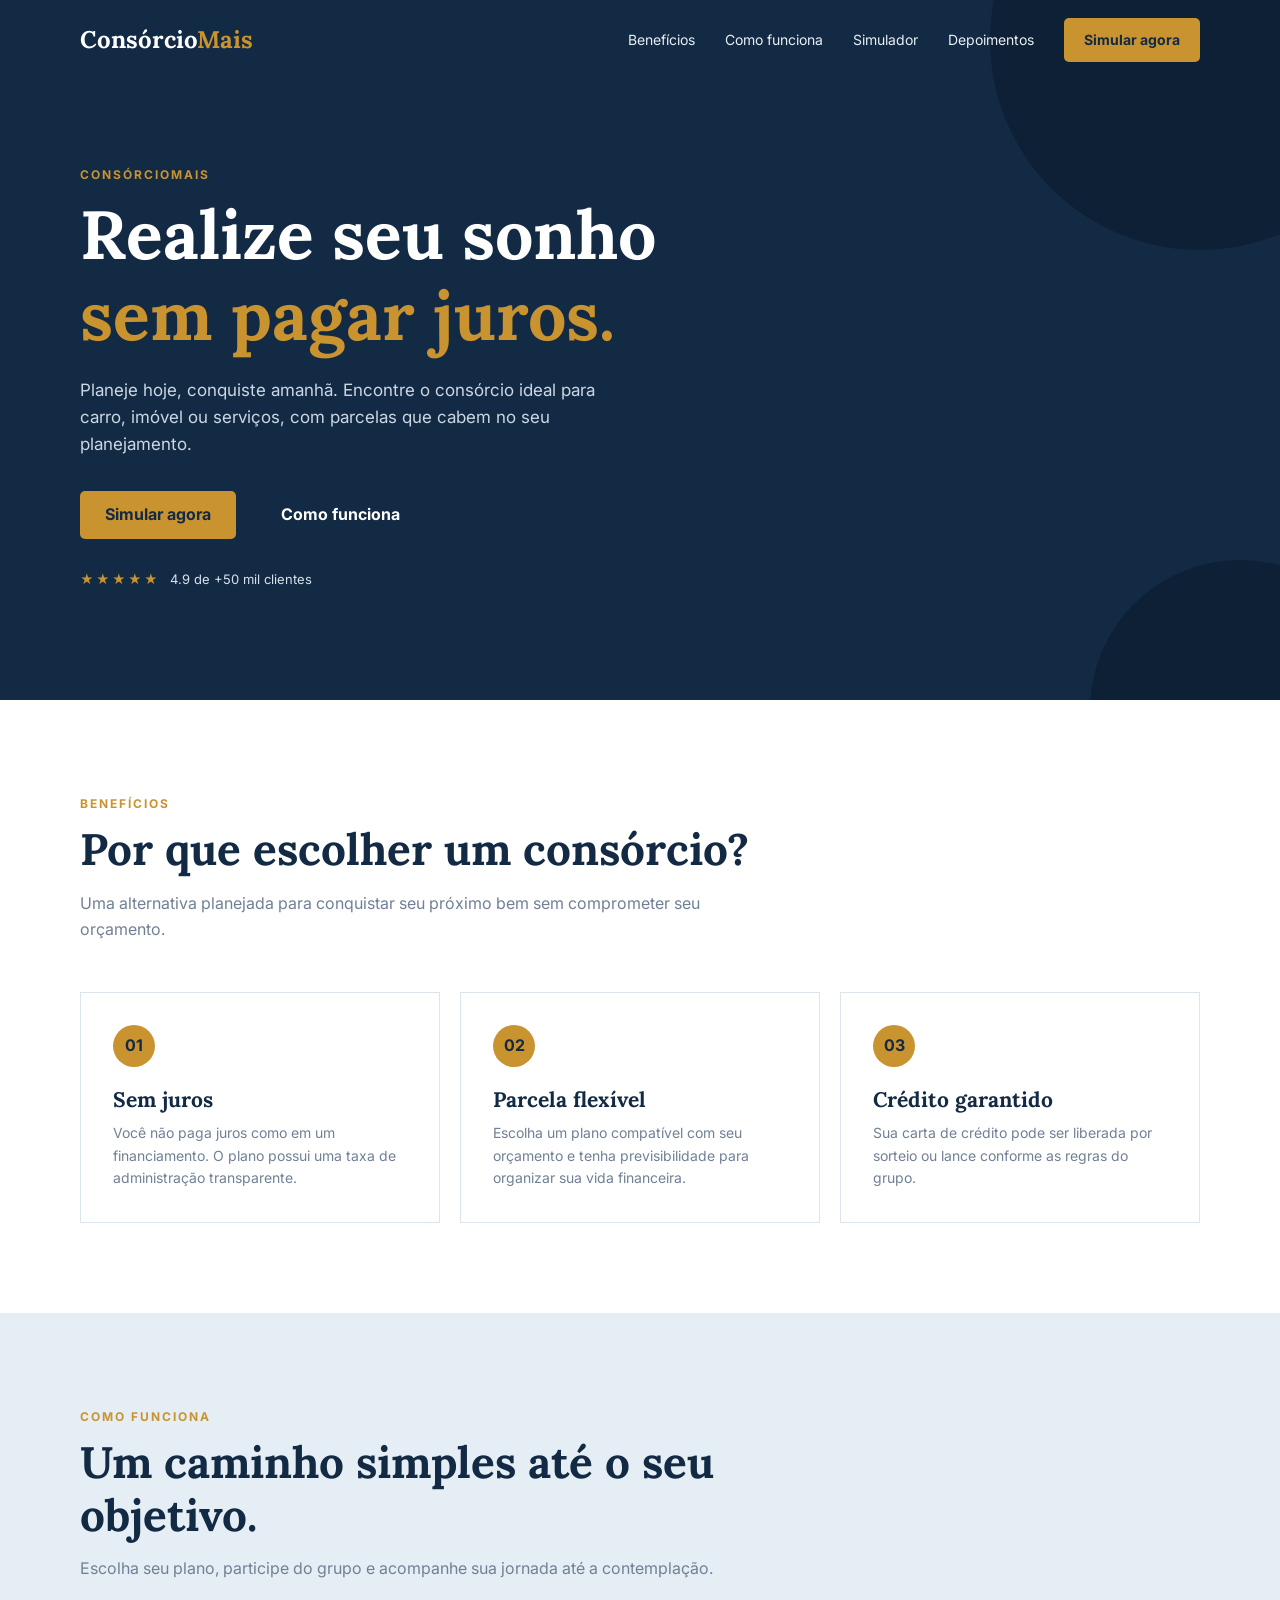
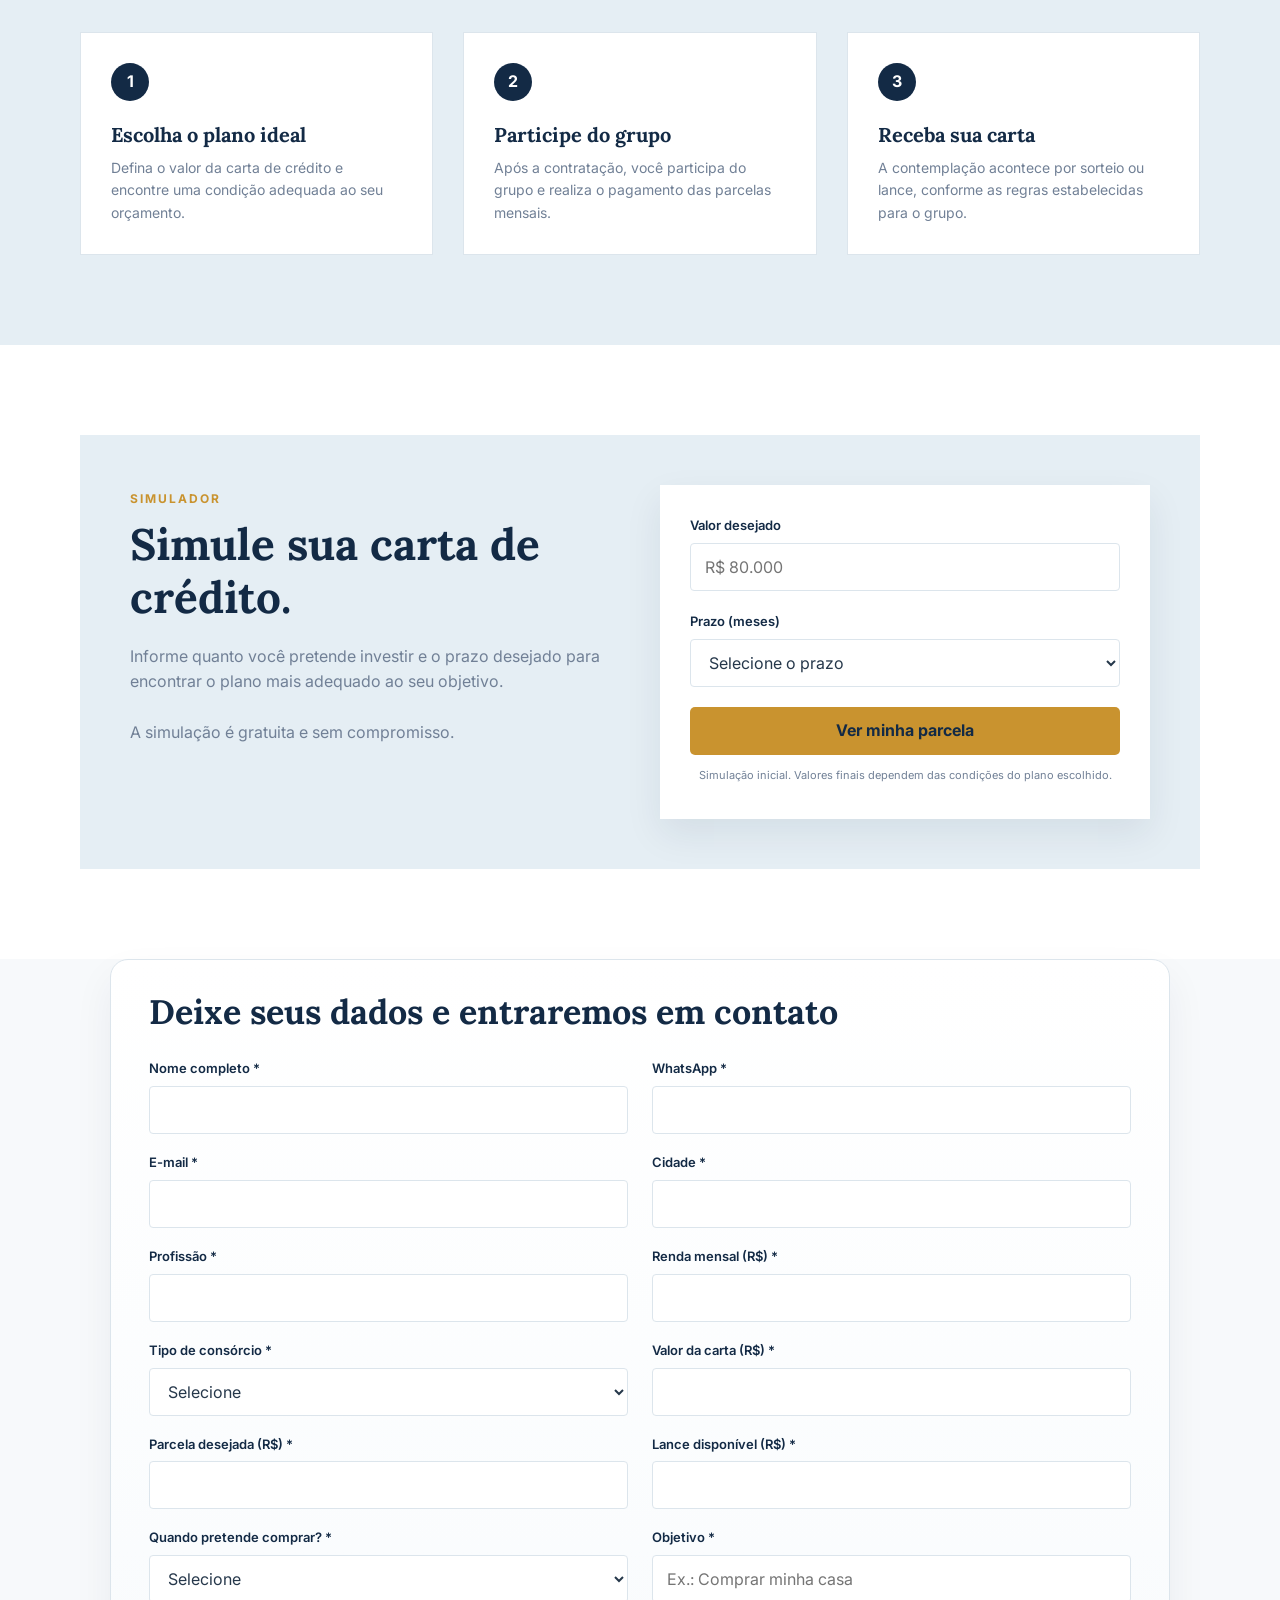
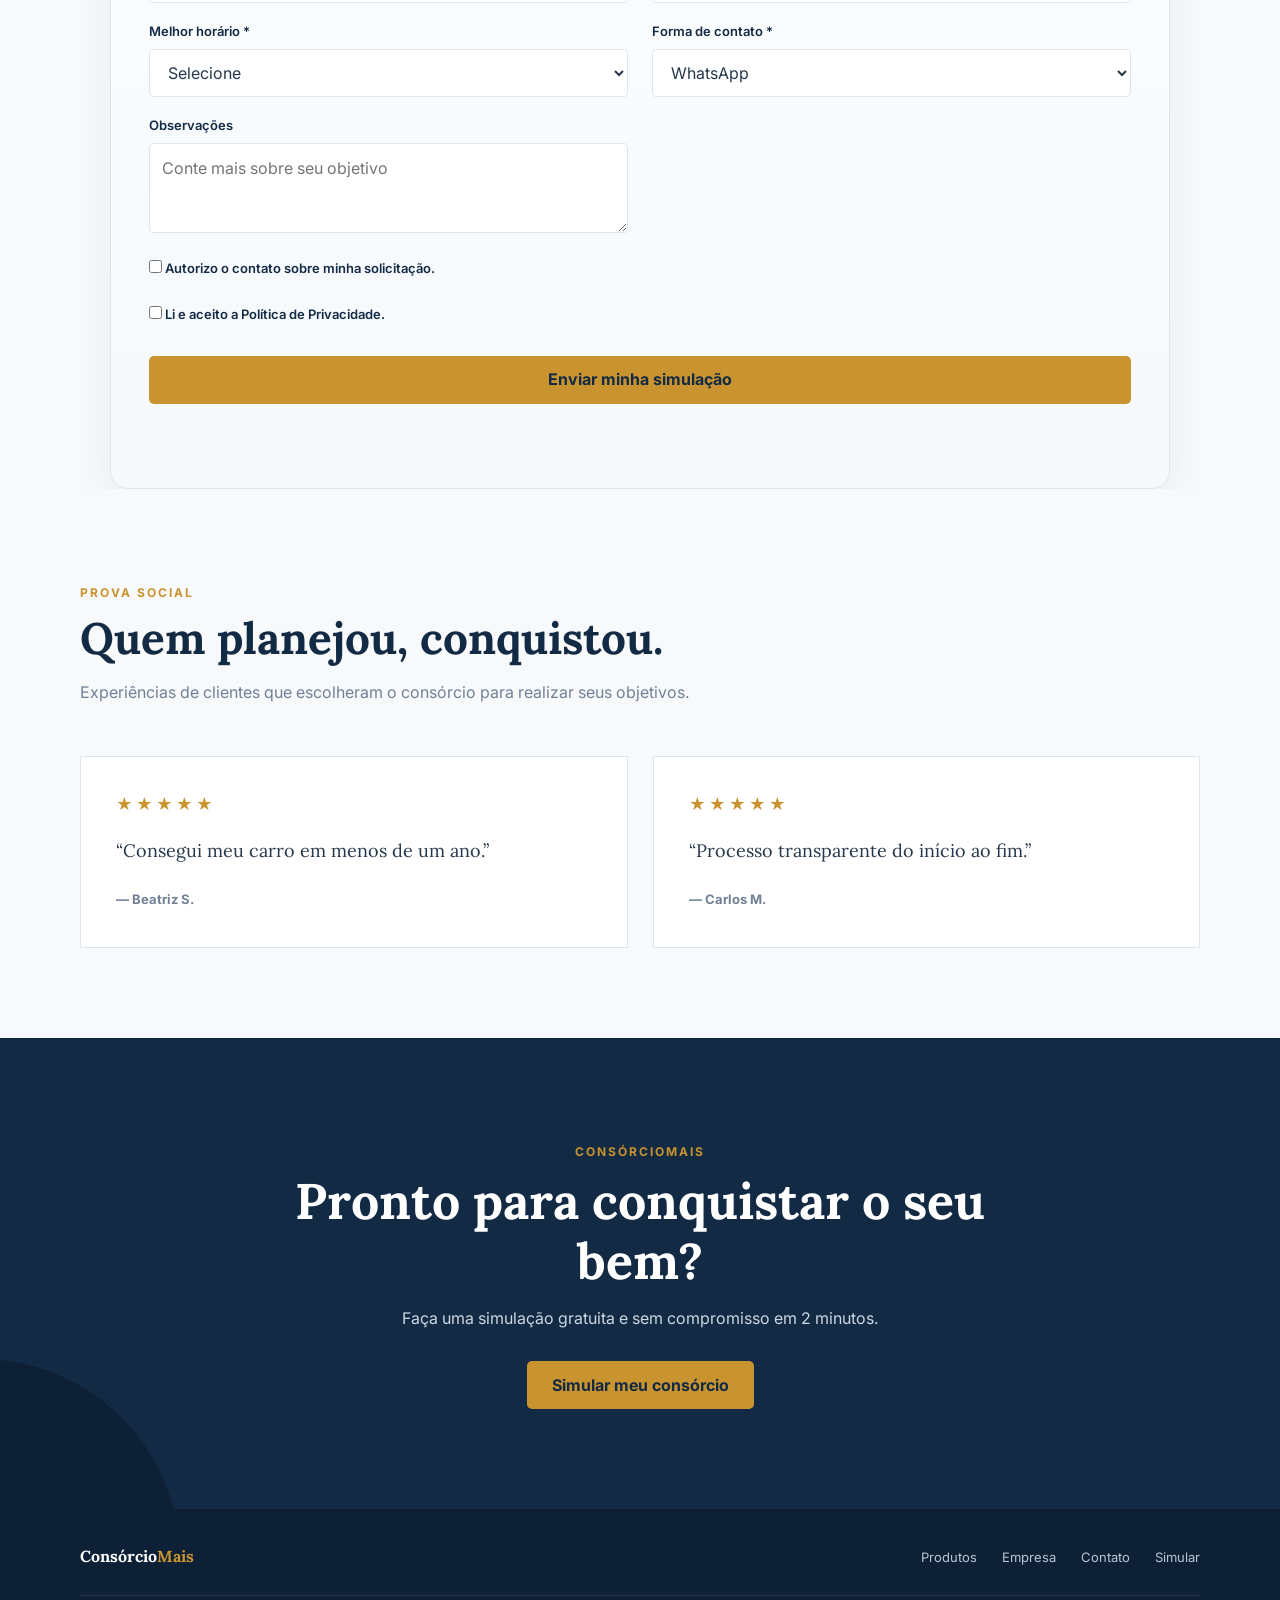
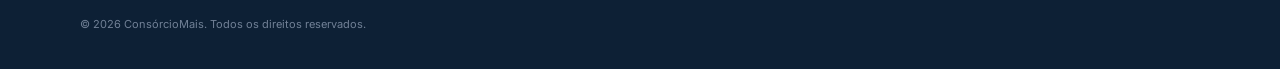
<file: index.html>
<!DOCTYPE html>
<html lang="pt-BR">
<head>
    <meta charset="UTF-8">
    <meta name="viewport" content="width=device-width, initial-scale=1.0">
    <title>ConsórcioMais — Conquiste seu bem</title>
    <link rel="preconnect" href="https://fonts.googleapis.com">
    <link rel="preconnect" href="https://fonts.gstatic.com" crossorigin>
    <link href="https://fonts.googleapis.com/css2?family=Inter:wght@400;500;600;700&family=Lora:wght@600;700&display=swap" rel="stylesheet">
    <link rel="stylesheet" href="./css/styles.css">
</head>
<body>
    <header>
        <div class="conteudo barra-navegacao">
            <a href="#" class="logo">Consórcio<span>Mais</span></a>
            <nav class="links-navegacao">
                <a href="#beneficios">Benefícios</a>
                <a href="#como-funciona">Como funciona</a>
                <a href="#simulador">Simulador</a>
                <a href="#depoimentos">Depoimentos</a>
                <a href="#simulador" class="botao-navegacao">Simular agora</a>
            </nav>
        </div>
    </header>

    <main>
        <section class="banner-principal">
            <div class="conteudo">
                <div class="conteudo-banner">
                    <span class="indicador">ConsórcioMais</span>
                    <h1>Realize seu sonho <span>sem pagar juros.</span></h1>
                    <p class="texto-principal">
                        Planeje hoje, conquiste amanhã. Encontre o consórcio ideal para carro,
                        imóvel ou serviços, com parcelas que cabem no seu planejamento.
                    </p>
                    <div class="acoes-principal">
                        <a href="#simulador" class="botao botao-primario">Simular agora</a>
                        <a href="#como-funciona" class="botao">Como funciona</a>
                    </div>
                    <div class="avaliacao">
                        <span class="estrelas">★★★★★</span>
                        <span>4.9 de +50 mil clientes</span>
                    </div>
                </div>
            </div>
        </section>

        <section class="secao beneficios" id="beneficios">
            <div class="conteudo">
                <div class="cabecalho-secao">
                    <span class="indicador">Benefícios</span>
                    <h2>Por que escolher um consórcio?</h2>
                    <p class="descricao-secao">
                        Uma alternativa planejada para conquistar seu próximo bem sem comprometer seu orçamento.
                    </p>
                </div>

                <div class="grade-beneficios">
                    <article class="cartao-beneficio">
                        <div class="icone">01</div>
                        <h3>Sem juros</h3>
                        <p>Você não paga juros como em um financiamento. O plano possui uma taxa de administração transparente.</p>
                    </article>

                    <article class="cartao-beneficio">
                        <div class="icone">02</div>
                        <h3>Parcela flexível</h3>
                        <p>Escolha um plano compatível com seu orçamento e tenha previsibilidade para organizar sua vida financeira.</p>
                    </article>

                    <article class="cartao-beneficio">
                        <div class="icone">03</div>
                        <h3>Crédito garantido</h3>
                        <p>Sua carta de crédito pode ser liberada por sorteio ou lance conforme as regras do grupo.</p>
                    </article>
                </div>
            </div>
        </section>

        <section class="secao secao-como-funciona" id="como-funciona">
            <div class="conteudo">
                <div class="cabecalho-secao">
                    <span class="indicador">Como funciona</span>
                    <h2>Um caminho simples até o seu objetivo.</h2>
                    <p class="descricao-secao">
                        Escolha seu plano, participe do grupo e acompanhe sua jornada até a contemplação.
                    </p>
                </div>

                <div class="etapas">
                    <article class="etapa">
                        <div class="numero-etapa">1</div>
                        <h3>Escolha o plano ideal</h3>
                        <p>Defina o valor da carta de crédito e encontre uma condição adequada ao seu orçamento.</p>
                    </article>

                    <article class="etapa">
                        <div class="numero-etapa">2</div>
                        <h3>Participe do grupo</h3>
                        <p>Após a contratação, você participa do grupo e realiza o pagamento das parcelas mensais.</p>
                    </article>

                    <article class="etapa">
                        <div class="numero-etapa">3</div>
                        <h3>Receba sua carta</h3>
                        <p>A contemplação acontece por sorteio ou lance, conforme as regras estabelecidas para o grupo.</p>
                    </article>
                </div>
            </div>
        </section>

        <section class="secao secao-simulador" id="simulador">
            <div class="conteudo">
                <div class="bloco-simulador">
                    <div class="informacoes-simulador">
                        <span class="indicador">Simulador</span>
                        <h2>Simule sua carta de crédito.</h2>
                        <p>Informe quanto você pretende investir e o prazo desejado para encontrar o plano mais adequado ao seu objetivo.</p>
                        <p>A simulação é gratuita e sem compromisso.</p>
                    </div>

                    <form class="formulario-simulador">
                        <div class="grupo-formulario">
                            <label for="valor-desejado">Valor desejado</label>
                            <input type="number" id="valor-desejado" name="valor" placeholder="R$ 80.000" min="1" required>
                        </div>

                        <div class="grupo-formulario">
                            <label for="prazo-desejado">Prazo (meses)</label>
                            <select id="prazo-desejado" name="prazo" required>
                                <option value="">Selecione o prazo</option>
                                <option value="60">60 meses</option>
                                <option value="72">72 meses</option>
                                <option value="84">84 meses</option>
                                <option value="100">100 meses</option>
                                <option value="120">120 meses</option>
                            </select>
                        </div>

                        <button type="submit" class="botao botao-primario">Ver minha parcela</button>
                        <p class="nota-formulario">Simulação inicial. Valores finais dependem das condições do plano escolhido.</p>
                    </form>
                </div>
            </div>
        </section>
       


        <form class="formulario-leads" id="formulario-leads">
            <h3>Deixe seus dados e entraremos em contato</h3>

            <div class="grupo-formulario">
                <label for="nome">Nome completo *</label>
                <input id="nome" name="nome" required>
            </div>

            <div class="grupo-formulario">
                <label for="whatsapp">WhatsApp *</label>
                <input id="whatsapp" name="whatsapp" type="tel" required>
            </div>

            <div class="grupo-formulario">
                <label for="email">E-mail *</label>
                <input id="email" name="email" type="email" required>
            </div>

            <div class="grupo-formulario">
                <label for="cidade">Cidade *</label>
                <input id="cidade" name="cidade" required>
            </div>

            <div class="grupo-formulario">
                <label for="profissao">Profissão *</label>
                <input id="profissao" name="profissao" required>
            </div>

            <div class="grupo-formulario">
                <label for="renda">Renda mensal (R$) *</label>
                <input id="renda" name="renda" type="number" min="0" step="0.01" required>
            </div>

            <div class="grupo-formulario">
                <label for="tipo">Tipo de consórcio *</label>
                <select id="tipo" name="tipo" required>
                    <option value="">Selecione</option>
                    <option value="Imóvel">Imóvel</option>
                    <option value="Veículo">Veículo</option>
                    <option value="Serviços">Serviços</option>
                    <option value="Outro">Outro</option>
                </select>
            </div>

            <div class="grupo-formulario">
                <label for="valor-carta">Valor da carta (R$) *</label>
                <input id="valor-carta" name="valor" type="number" min="1" step="0.01" required>
            </div>

            <div class="grupo-formulario">
                <label for="parcela-desejada">Parcela desejada (R$) *</label>
                <input id="parcela-desejada" name="parcela" type="number" min="0" step="0.01" required>
            </div>

            <div class="grupo-formulario">
                <label for="lance-disponivel">Lance disponível (R$) *</label>
                <input id="lance-disponivel" name="lance" type="number" min="0" step="0.01" required>
            </div>

            <div class="grupo-formulario">
                <label for="prazo-compra">Quando pretende comprar? *</label>
                <select id="prazo-compra" name="prazoCompra" required>
                    <option value="">Selecione</option>
                    <option value="Imediatamente">Imediatamente</option>
                    <option value="3 meses">Até 3 meses</option>
                    <option value="6 meses">Até 6 meses</option>
                    <option value="12 meses">Até 12 meses</option>
                    <option value="Mais de 12 meses">Mais de 12 meses</option>
                </select>
            </div>

            <div class="grupo-formulario">
                <label for="objetivo">Objetivo *</label>
                <input id="objetivo" name="objetivo" placeholder="Ex.: Comprar minha casa" required>
            </div>

            <div class="grupo-formulario">
                <label for="melhor-horario">Melhor horário *</label>
                <select id="melhor-horario" name="horario" required>
                    <option value="">Selecione</option>
                    <option value="Manhã">Manhã</option>
                    <option value="Tarde">Tarde</option>
                    <option value="Noite">Noite</option>
                    <option value="Qualquer horário">Qualquer horário</option>
                </select>
            </div>

            <div class="grupo-formulario">
                <label for="forma-contato">Forma de contato *</label>
                <select id="forma-contato" name="forma" required>
                    <option value="WhatsApp">WhatsApp</option>
                    <option value="Ligação">Ligação</option>
                    <option value="E-mail">E-mail</option>
                </select>
            </div>

            <div class="grupo-formulario">
                <label for="observacoes">Observações</label>
                <textarea id="observacoes" name="obs" placeholder="Conte mais sobre seu objetivo"></textarea>
            </div>

            <div class="grupo-formulario">
                <label>
                    <input type="checkbox" name="consentimentoContato" required style="width:auto;height:auto">
                    Autorizo o contato sobre minha solicitação.
                </label>
            </div>

            <div class="grupo-formulario">
                <label>
                    <input type="checkbox" name="aceitouPoliticaPrivacidade" required style="width:auto;height:auto">
                    Li e aceito a Política de Privacidade.
                </label>
            </div>

            <button type="submit" class="botao botao-primario" id="botao-enviar">Enviar minha simulação</button>
            <p id="status-envio" class="nota-formulario" role="status" aria-live="polite"></p>
        </form>

        <section class="secao depoimentos" id="depoimentos">
            <div class="conteudo">
                <div class="cabecalho-secao">
                    <span class="indicador">Prova social</span>
                    <h2>Quem planejou, conquistou.</h2>
                    <p class="descricao-secao">
                        Experiências de clientes que escolheram o consórcio para realizar seus objetivos.
                    </p>
                </div>

                <div class="grade-depoimentos">
                    <article class="depoimento">
                        <div class="estrelas-depoimento">★★★★★</div>
                        <p>“Consegui meu carro em menos de um ano.”</p>
                        <strong>— Beatriz S.</strong>
                    </article>

                    <article class="depoimento">
                        <div class="estrelas-depoimento">★★★★★</div>
                        <p>“Processo transparente do início ao fim.”</p>
                        <strong>— Carlos M.</strong>
                    </article>
                </div>
            </div>
        </section>

        <section class="chamada-final">
            <div class="conteudo">
                <div class="conteudo-chamada-final">
                    <span class="indicador">ConsórcioMais</span>
                    <h2>Pronto para conquistar o seu bem?</h2>
                    <p>Faça uma simulação gratuita e sem compromisso em 2 minutos.</p>
                    <a href="#simulador" class="botao botao-primario">Simular meu consórcio</a>
                </div>
            </div>
        </section>
    </main>

    <footer class="rodape">
        <div class="conteudo">
            <div class="conteudo-rodape">
                <div class="logo-rodape">Consórcio<span>Mais</span></div>
                <nav class="links-rodape">
                    <a href="#beneficios">Produtos</a>
                    <a href="#como-funciona">Empresa</a>
                    <a href="#depoimentos">Contato</a>
                    <a href="#simulador">Simular</a>
                </nav>
            </div>
            <p class="direitos-autorais">© 2026 ConsórcioMais. Todos os direitos reservados.</p>
        </div>
    </footer>

    <script src="./js/script.js" defer></script>
</body>
</html>
</file>
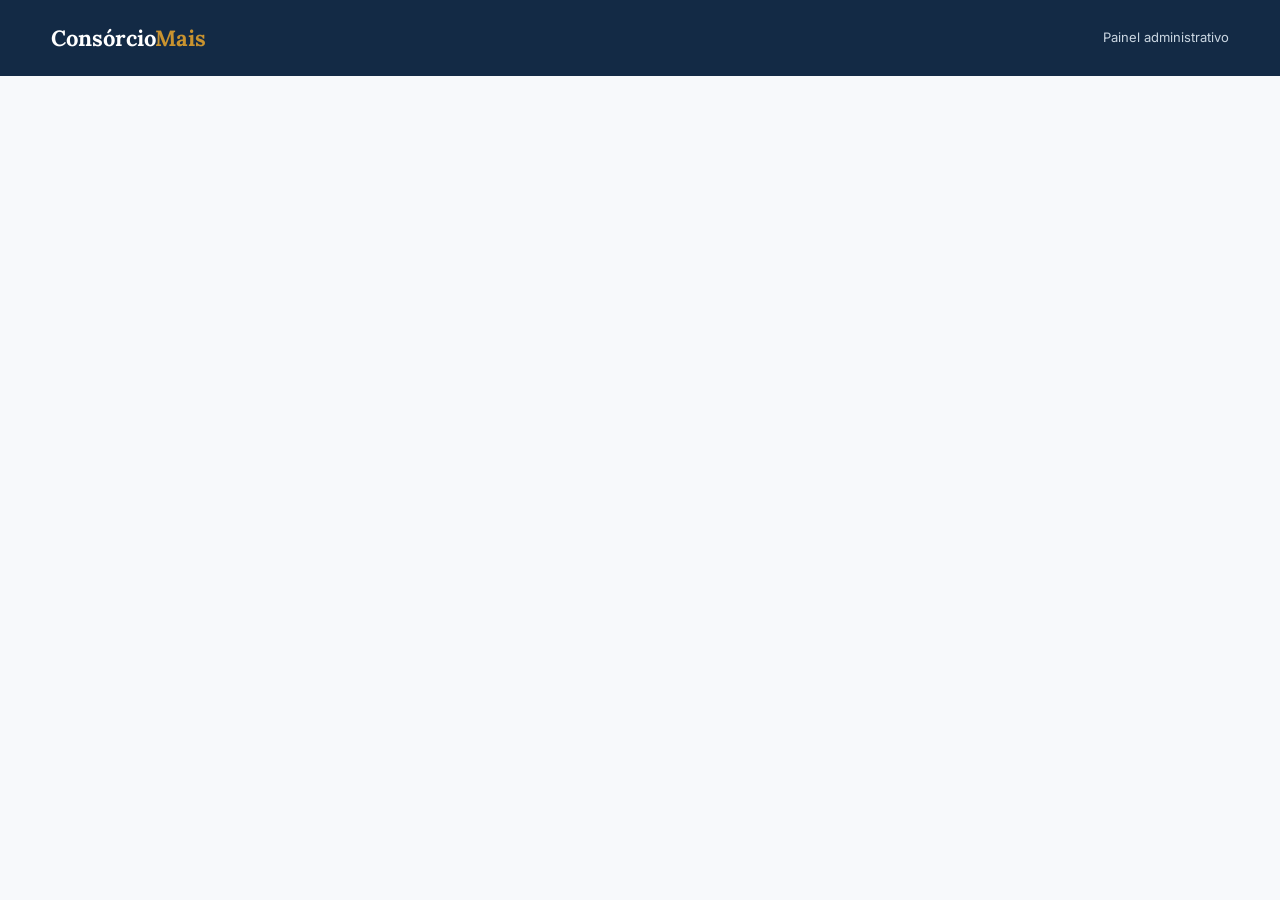
<file: adm.html>
<!DOCTYPE html>
<html lang="pt-BR">
<head>
  <meta charset="UTF-8">
  <meta name="viewport" content="width=device-width, initial-scale=1.0">
  <meta name="robots" content="noindex, nofollow">
  <title>Painel de leads | ConsórcioMais</title>
  <link rel="preconnect" href="https://fonts.googleapis.com">
  <link rel="preconnect" href="https://fonts.gstatic.com" crossorigin>
  <link href="https://fonts.googleapis.com/css2?family=Inter:wght@400;500;600;700&family=Lora:wght@600;700&display=swap" rel="stylesheet">
  <link rel="stylesheet" href="./css/adm.css">
</head>
<body>
  <header class="barra-superior">
    <div class="conteudo-barra-superior">
      <a class="marca" href="./index.html">Consórcio<span>Mais</span></a>
      <span class="rotulo-admin">Painel administrativo</span>
    </div>
  </header>

  <main id="conteudo-admin" hidden>
    <section class="cabecalho-pagina" aria-labelledby="titulo-pagina">
      <div>
        <p class="indicador">Atendimento</p>
        <h1 id="titulo-pagina">Leads recebidos</h1>
        <p class="subtitulo">Consulte e pesquise as solicitações enviadas pelo formulário.</p>
      </div>
      <button class="botao-atualizar" id="botao-atualizar" type="button">Atualizar lista</button>
    </section>

    <section aria-label="Lista de leads">
      <p class="resumo-leads" id="resumo-leads" aria-live="polite">Carregando resumo...</p>
      <div class="barra-ferramentas">
        <input class="busca" id="busca" type="search" placeholder="Buscar por nome, cidade, WhatsApp..." aria-label="Buscar leads" autocomplete="off">
        <span class="contador-leads" id="contador-leads" aria-live="polite"></span>
      </div>
      <p class="status" id="status" role="status" aria-live="polite">Carregando leads...</p>
      <div class="painel-tabela">
        <div class="rolagem-tabela">
          <table>
            <thead>
              <tr>
                <th scope="col">Nome</th>
                <th scope="col">WhatsApp</th>
                <th scope="col">Cidade</th>
                <th scope="col">Interesse</th>
                <th scope="col">Crédito</th>
                <th scope="col">Prazo de compra</th>
                <th scope="col"><span class="visualmente-oculto">Detalhes</span></th>
              </tr>
            </thead>
            <tbody id="corpo-leads"></tbody>
          </table>
        </div>
      </div>
    </section>
  </main>

  <script src="./js/adm.js" defer></script>
</body>
</html>
</file>
<file: css/styles.css>
* {
    margin: 0;
    padding: 0;
    box-sizing: border-box;
}

html {
    scroll-behavior: smooth;
}

body {
    font-family: "Inter", Arial, sans-serif;
    color: #132A45;
    background: #F7F9FB;
    line-height: 1.6;
}

a {
    text-decoration: none;
    color: inherit;
    transition: color .2s ease, transform .2s ease, opacity .2s ease;
}

button,
input,
select,
textarea {
    font: inherit;
    transition: border-color .2s ease, box-shadow .2s ease, transform .2s ease, background .2s ease;
}

button,
a {
    cursor: pointer;
}

button:active,
a:active {
    transform: translateY(1px) scale(.99);
}

button:focus-visible,
a:focus-visible,
input:focus-visible,
select:focus-visible,
textarea:focus-visible {
    outline: none;
    box-shadow: 0 0 0 4px rgba(201, 147, 47, .18);
}

.formulario-simulador,
.formulario-leads {
    min-width: 0;
}

.formulario-simulador textarea,
.formulario-leads textarea {
    width: 100%;
    min-height: 90px;
    padding: 12px;
    border: 1px solid var(--border);
    border-radius: 4px;
    font: inherit;
}

.formulario-simulador input[type="checkbox"],
.formulario-leads input[type="checkbox"] {
    accent-color: var(--gold);
}

.formulario-simulador button:disabled,
.formulario-leads button:disabled {
    opacity: .65;
    cursor: wait;
}

:root {
    --navy: #132A45;
    --navy-dark: #0D2035;
    --gold: #C9932F;
    --gold-dark: #A97920;
    --ice: #E5EEF4;
    --off-white: #F7F9FB;
    --white: #FFFFFF;
    --text: #26384B;
    --muted: #718096;
    --border: #DCE5EC;
}

.conteudo {
    width: min(1120px, 90%);
    margin: 0 auto;
}

.secao {
    padding: 90px 0;
}

.cabecalho-secao {
    max-width: 680px;
    margin-bottom: 50px;
}

.indicador {
    display: inline-block;
    margin-bottom: 10px;
    color: var(--gold);
    font-size: 12px;
    font-weight: 700;
    letter-spacing: 2px;
    text-transform: uppercase;
}

h1,
h2,
h3 {
    font-family: "Lora", Georgia, serif;
    line-height: 1.2;
}

h2 {
    font-size: clamp(30px, 4vw, 44px);
    margin-bottom: 15px;
}

.descricao-secao {
    color: var(--muted);
    font-size: 16px;
}

header {
    position: absolute;
    top: 0;
    left: 0;
    width: 100%;
    z-index: 10;
}

.barra-navegacao {
    min-height: 80px;
    display: flex;
    align-items: center;
    justify-content: space-between;
}

.logo {
    color: var(--white);
    font-family: "Lora", Georgia, serif;
    font-size: 24px;
    font-weight: 700;
}

.logo span {
    color: var(--gold);
}

.links-navegacao {
    display: flex;
    align-items: center;
    gap: 30px;
    color: #E9EEF3;
    font-size: 14px;
}

.links-navegacao a {
    transition: color .2s ease;
}

.links-navegacao a:hover {
    color: var(--gold);
}

.botao-navegacao {
    padding: 11px 20px;
    border-radius: 5px;
    background: var(--gold);
    color: var(--navy);
    font-weight: 700;
}

.banner-principal {
    position: relative;
    overflow: hidden;
    min-height: 700px;
    padding: 150px 0 100px;
    display: flex;
    align-items: center;
    background: var(--navy);
    color: var(--white);
}

.banner-principal::before {
    content: "";
    position: absolute;
    width: 420px;
    height: 420px;
    right: -130px;
    top: -170px;
    border-radius: 50%;
    background: var(--navy-dark);
}

.banner-principal::after {
    content: "";
    position: absolute;
    width: 300px;
    height: 300px;
    right: -110px;
    bottom: -160px;
    border-radius: 50%;
    background: var(--navy-dark);
}

.conteudo-banner {
    position: relative;
    z-index: 2;
    max-width: 680px;
}

.banner-principal h1 {
    font-size: clamp(42px, 6vw, 68px);
    margin-bottom: 20px;
}

.banner-principal h1 span {
    color: var(--gold);
}

.texto-principal {
    max-width: 560px;
    margin-bottom: 32px;
    color: #CBD7E2;
    font-size: 17px;
}

.acoes-principal {
    display: flex;
    align-items: center;
    gap: 20px;
    flex-wrap: wrap;
}

.botao {
    display: inline-flex;
    justify-content: center;
    align-items: center;
    min-height: 48px;
    padding: 0 25px;
    border: none;
    border-radius: 5px;
    cursor: pointer;
    font-weight: 700;
    transition: transform .2s ease, background .2s ease;
}

.botao:hover {
    transform: translateY(-2px);
    box-shadow: 0 10px 18px rgba(19, 42, 69, .12);
}

.botao-primario {
    background: var(--gold);
    color: var(--navy);
}

.botao-primario:hover {
    background: #D5A13B;
}

.botao-escuro {
    background: var(--navy);
    color: var(--white);
}

.avaliacao {
    display: flex;
    align-items: center;
    gap: 10px;
    margin-top: 30px;
    color: #D9E2EA;
    font-size: 13px;
}

.estrelas {
    color: var(--gold);
    letter-spacing: 2px;
}

.beneficios {
    background: var(--white);
}

.grade-beneficios {
    display: grid;
    grid-template-columns: repeat(3, 1fr);
    gap: 20px;
}

.cartao-beneficio {
    padding: 32px;
    border: 1px solid var(--border);
    background: var(--white);
    transition: transform .2s ease, box-shadow .2s ease;
}

.cartao-beneficio:hover,
.depoimento:hover,
.etapa:hover {
    transform: translateY(-5px);
    box-shadow: 0 15px 35px rgba(19, 42, 69, .08);
}

.icone {
    width: 42px;
    height: 42px;
    display: flex;
    align-items: center;
    justify-content: center;
    margin-bottom: 20px;
    border-radius: 50%;
    background: var(--gold);
    color: var(--navy);
    font-weight: 700;
}

.cartao-beneficio h3 {
    margin-bottom: 10px;
    font-size: 21px;
}

.cartao-beneficio p {
    color: var(--muted);
    font-size: 14px;
}

.secao-como-funciona {
    background: var(--ice);
}

.etapas {
    display: grid;
    grid-template-columns: repeat(3, 1fr);
    gap: 30px;
}

.etapa {
    position: relative;
    padding: 30px;
    background: var(--white);
    border: 1px solid var(--border);
}

.numero-etapa {
    width: 38px;
    height: 38px;
    display: flex;
    align-items: center;
    justify-content: center;
    margin-bottom: 22px;
    border-radius: 50%;
    background: var(--navy);
    color: var(--white);
    font-weight: 700;
}

.etapa h3 {
    margin-bottom: 10px;
    font-size: 20px;
}

.etapa p {
    color: var(--muted);
    font-size: 14px;
}

.secao-simulador {
    background: var(--white);
}

.bloco-simulador {
    display: grid;
    grid-template-columns: 1fr 1fr;
    gap: 40px;
    padding: 50px;
    background: var(--ice);
}

.informacoes-simulador h2 {
    margin-bottom: 20px;
}

.informacoes-simulador p {
    color: var(--muted);
    margin-bottom: 25px;
}

.formulario-simulador {
    padding: 30px;
    background: var(--white);
    box-shadow: 0 15px 35px rgba(19, 42, 69, .08);
}

.formulario-leads {
    max-width: 1060px;
    margin: 0 auto;
    padding: 32px 38px;
    background: linear-gradient(180deg, rgba(255,255,255,0.96), rgba(245,249,252,0.96));
    border: 1px solid var(--border);
    border-radius: 18px;
    box-shadow: 0 18px 40px rgba(19, 42, 69, .06);
    display: grid;
    grid-template-columns: repeat(2, minmax(220px, 1fr));
    gap: 18px 24px;
}

.formulario-leads h3 {
    grid-column: 1 / -1;
    margin-bottom: 8px;
    color: var(--navy);
    font-size: clamp(24px, 3vw, 34px);
}

.formulario-leads .grupo-formulario {
    margin-bottom: 0;
}

.formulario-leads .grupo-formulario:last-of-type,
.formulario-leads .grupo-formulario:nth-last-child(2),
.formulario-leads .grupo-formulario:nth-last-child(3),
.formulario-leads .grupo-formulario:nth-last-child(4) {
    grid-column: 1 / -1;
}

.formulario-leads .botao {
    grid-column: 1 / -1;
    margin-top: 8px;
}

.grupo-formulario {
    margin-bottom: 20px;
}

.grupo-formulario label {
    display: block;
    margin-bottom: 7px;
    color: var(--navy);
    font-size: 13px;
    font-weight: 600;
}

.grupo-formulario input,
.grupo-formulario select {
    width: 100%;
    height: 48px;
    padding: 0 14px;
    border: 1px solid var(--border);
    border-radius: 4px;
    outline: none;
    color: var(--text);
    background: var(--white);
}

.grupo-formulario input:focus,
.grupo-formulario select:focus {
    border-color: var(--gold);
}

.formulario-simulador .botao {
    width: 100%;
}

.formulario-leads .botao {
    width: 100%;
    margin-top: 6px;
}

.nota-formulario,
#status-envio {
    min-height: 22px;
    margin-top: 12px;
    color: var(--muted);
    font-size: 11px;
    text-align: center;
    line-height: 1.5;
}

#status-envio.sucesso {
    color: #176534;
    font-weight: 600;
}

#status-envio.erro {
    color: #A32121;
    font-weight: 600;
}

.depoimentos {
    background: var(--off-white);
}

.grade-depoimentos {
    display: grid;
    grid-template-columns: repeat(2, 1fr);
    gap: 25px;
}

.depoimento {
    padding: 35px;
    background: var(--white);
    border: 1px solid var(--border);
}

.estrelas-depoimento {
    margin-bottom: 20px;
    color: var(--gold);
    letter-spacing: 3px;
}

.depoimento p {
    margin-bottom: 20px;
    color: var(--text);
    font-family: "Lora", Georgia, serif;
    font-size: 18px;
}

.depoimento strong {
    font-size: 13px;
    color: var(--muted);
}

.chamada-final {
    position: relative;
    overflow: hidden;
    padding: 100px 0;
    background: var(--navy);
    color: var(--white);
    text-align: center;
}

.chamada-final::before {
    content: "";
    position: absolute;
    width: 400px;
    height: 400px;
    left: -220px;
    bottom: -250px;
    border-radius: 50%;
    background: var(--navy-dark);
}

.conteudo-chamada-final {
    position: relative;
    z-index: 2;
}

.chamada-final h2 {
    max-width: 700px;
    margin: 0 auto 15px;
    font-size: clamp(32px, 5vw, 50px);
}

.chamada-final p {
    max-width: 580px;
    margin: 0 auto 30px;
    color: #CBD7E2;
}

.rodape {
    padding: 35px 0;
    background: var(--navy-dark);
    color: #B8C6D3;
}

.conteudo-rodape {
    display: flex;
    align-items: center;
    justify-content: space-between;
    gap: 30px;
}

.logo-rodape {
    color: var(--white);
    font-family: "Lora", Georgia, serif;
    font-weight: 700;
}

.logo-rodape span {
    color: var(--gold);
}

.links-rodape {
    display: flex;
    gap: 25px;
    font-size: 13px;
}

.links-rodape a:hover {
    color: var(--gold);
}

.direitos-autorais {
    margin-top: 25px;
    padding-top: 20px;
    border-top: 1px solid rgba(255,255,255,.1);
    color: #718096;
    font-size: 11px;
}

@media (max-width: 850px) {
    .links-navegacao {
        display: none;
    }

    .banner-principal {
        min-height: auto;
        padding: 130px 0 80px;
    }

    .grade-beneficios,
    .etapas {
        grid-template-columns: 1fr;
    }

    .bloco-simulador {
        grid-template-columns: 1fr;
        padding: 30px;
    }

    .grade-depoimentos {
        grid-template-columns: 1fr;
    }

    .conteudo-rodape {
        flex-direction: column;
        align-items: flex-start;
    }

    .links-rodape {
        flex-wrap: wrap;
    }
}

@media (max-width: 500px) {
    .secao {
        padding: 65px 0;
    }

    .banner-principal h1 {
        font-size: 40px;
    }

    .texto-principal {
        font-size: 15px;
    }

    .acoes-principal {
        flex-direction: column;
        align-items: stretch;
    }

    .acoes-principal .botao {
        width: 100%;
    }

    .cartao-beneficio,
    .etapa,
    .depoimento {
        padding: 25px;
    }

    .bloco-simulador {
        padding: 20px;
    }

    .formulario-simulador {
        padding: 22px;
    }
}
</file>
<file: css/adm.css>
:root {
  color-scheme: light;
  --navy: #132A45;
  --navy-dark: #0D2035;
  --gold: #C9932F;
  --background: #F7F9FB;
  --white: #FFFFFF;
  --text: #26384B;
  --muted: #718096;
  --border: #DCE5EC;
  --danger: #A32121;
  --success: #176534;
}

* {
  box-sizing: border-box;
}

body {
  min-width: 320px;
  min-height: 100vh;
  margin: 0;
  background: var(--background);
  color: var(--text);
  font-family: "Inter", Arial, sans-serif;
  line-height: 1.5;
}

button,
input {
  font: inherit;
}

.barra-superior {
  background: var(--navy);
  color: var(--white);
}

.conteudo-barra-superior,
main {
  width: min(1180px, 92%);
  margin: 0 auto;
}

.conteudo-barra-superior {
  display: flex;
  min-height: 76px;
  align-items: center;
  justify-content: space-between;
  gap: 20px;
}

.marca {
  color: var(--white);
  font-family: "Lora", Georgia, serif;
  font-size: 22px;
  font-weight: 700;
  text-decoration: none;
}

.marca span {
  color: var(--gold);
}

.rotulo-admin {
  color: #CBD7E2;
  font-size: 13px;
}

main {
  padding: 48px 0 64px;
}

.cabecalho-pagina {
  display: flex;
  align-items: flex-end;
  justify-content: space-between;
  gap: 24px;
  margin-bottom: 28px;
}

.indicador {
  margin: 0 0 8px;
  color: var(--gold);
  font-size: 12px;
  font-weight: 700;
  letter-spacing: 2px;
  text-transform: uppercase;
}

h1,
h2 {
  margin: 0;
  color: var(--navy);
  font-family: "Lora", Georgia, serif;
}

h1 {
  font-size: clamp(30px, 4vw, 40px);
}

.subtitulo {
  margin: 8px 0 0;
  color: var(--muted);
  font-size: 14px;
}

.botao-atualizar {
  min-height: 44px;
  padding: 0 18px;
  border: 0;
  border-radius: 5px;
  background: var(--gold);
  color: var(--navy-dark);
  cursor: pointer;
  font-weight: 700;
  white-space: nowrap;
}

.botao-atualizar:hover {
  background: #D5A13B;
}

.botao-atualizar:disabled {
  cursor: wait;
  opacity: .65;
}

.barra-ferramentas {
  display: flex;
  align-items: center;
  justify-content: space-between;
  gap: 16px;
  margin-bottom: 14px;
}

.resumo-leads {
  margin: 0 0 16px;
  padding: 12px 14px;
  border-left: 3px solid var(--gold);
  background: var(--white);
  color: var(--navy);
  font-size: 14px;
  font-weight: 600;
}

.busca {
  width: min(420px, 100%);
  min-height: 44px;
  padding: 0 14px;
  border: 1px solid var(--border);
  border-radius: 5px;
  background: var(--white);
  color: var(--text);
}

.busca:focus {
  border-color: var(--gold);
  outline: 2px solid rgb(201 147 47 / 18%);
}

.contador-leads {
  color: var(--muted);
  font-size: 13px;
  white-space: nowrap;
}

.visualmente-oculto {
  position: absolute;
  width: 1px;
  height: 1px;
  overflow: hidden;
  clip: rect(0, 0, 0, 0);
  white-space: nowrap;
  clip-path: inset(50%);
}

.status {
  margin: 0 0 16px;
  color: var(--muted);
  font-size: 14px;
}

.status.error {
  color: var(--danger);
}

.status.success {
  color: var(--success);
}

.painel-tabela {
  overflow: hidden;
  border: 1px solid var(--border);
  border-radius: 8px;
  background: var(--white);
  box-shadow: 0 8px 24px rgb(19 42 69 / 5%);
}

.rolagem-tabela {
  overflow-x: auto;
}

table {
  width: 100%;
  border-collapse: collapse;
  text-align: left;
}

th,
td {
  padding: 15px 16px;
  border-bottom: 1px solid var(--border);
  vertical-align: top;
}

th {
  background: #F1F5F8;
  color: var(--navy);
  font-size: 11px;
  letter-spacing: .7px;
  text-transform: uppercase;
  white-space: nowrap;
}

td {
  font-size: 13px;
}

tbody tr:last-child td {
  border-bottom: 0;
}

.nome-lead {
  color: var(--navy);
  font-weight: 700;
}

.dica-detalhes {
  color: var(--muted);
  font-size: 12px;
}

.etiqueta-tipo {
  display: inline-block;
  padding: 3px 9px;
  border-radius: 20px;
  background: #F8F0E1;
  color: #765314;
  font-size: 12px;
  font-weight: 600;
  white-space: nowrap;
}

details summary {
  color: #805B18;
  cursor: pointer;
  font-size: 12px;
  font-weight: 700;
  white-space: nowrap;
}

details[open] summary {
  margin-bottom: 12px;
}

.linha-detalhes td {
  padding: 18px;
  background: #FAFBFC;
}

.grade-detalhes {
  display: grid;
  grid-template-columns: repeat(4, minmax(140px, 1fr));
  gap: 14px 20px;
}

.item-detalhe {
  min-width: 0;
}

.rotulo-detalhe {
  display: block;
  margin-bottom: 3px;
  color: var(--muted);
  font-size: 11px;
  font-weight: 600;
}

.valor-detalhe {
  overflow-wrap: anywhere;
  color: var(--text);
  font-size: 13px;
}

.celula-vazia {
  padding: 38px 18px;
  color: var(--muted);
  text-align: center;
}

@media (max-width: 700px) {
  main {
    padding-top: 34px;
  }

  .cabecalho-pagina {
    align-items: flex-start;
    flex-direction: column;
  }

  .barra-ferramentas {
    align-items: stretch;
    flex-direction: column;
  }

  .grade-detalhes {
    grid-template-columns: repeat(2, minmax(120px, 1fr));
  }
}

@media (max-width: 420px) {
  .rotulo-admin {
    font-size: 11px;
  }

  .grade-detalhes {
    grid-template-columns: 1fr;
  }
}
</file>
